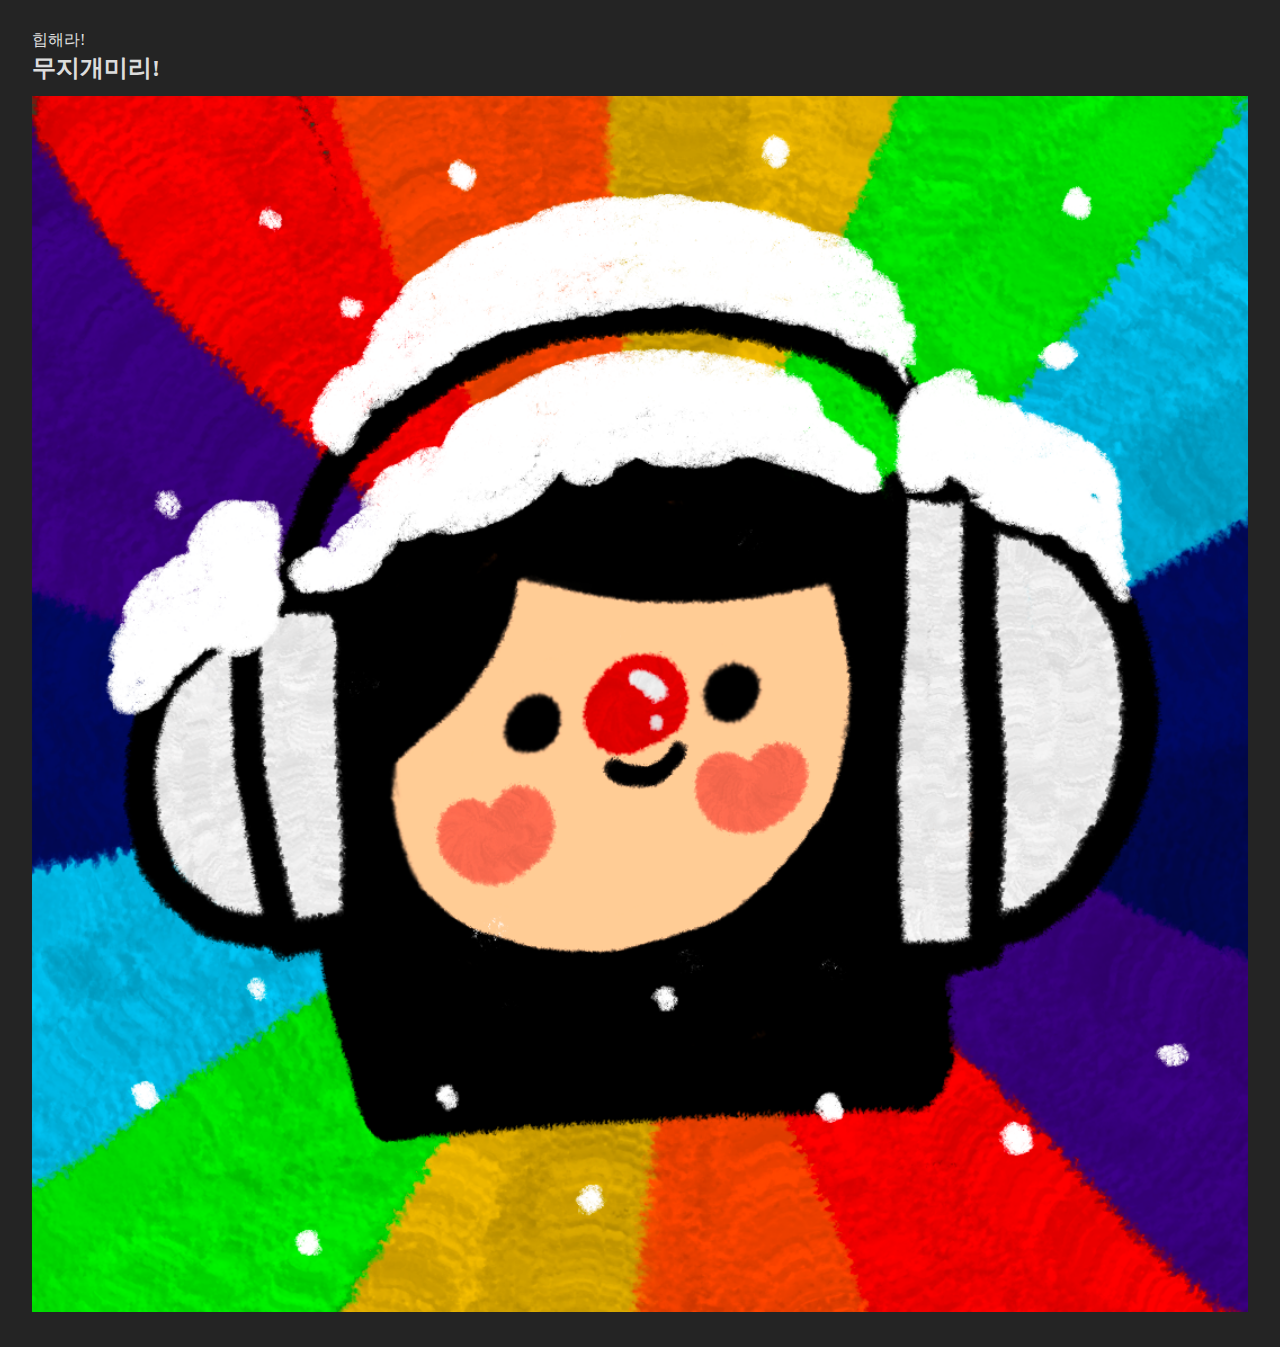
<file: index.html>
<!doctype html>
<html lang="ko-KR">
  <head>
    <meta charset="UTF-8" />
    <link rel="shortcut icon" href="/logo.png" type="image/x-icon" />
    <meta name="viewport" content="width=device-width, initial-scale=1.0" />
    <title>HypeCart</title>
    <link rel="stylesheet" href="./src/index.css" />
    <script type="module" src="/src/main.js"></script>
  </head>
  <body>
    
    <c-header></c-header>
    
    <div class="container">
      <div class="visual">
        <h2>
          <span>힙해라!</span>
          <span>무지개미리!</span>
        </h2>
        <figure>
          <img src="/src/assets/miri.png" alt="" />
        </figure>
      </div>
    </div>
    
    
  </body>
</html>
</file>
<file: src/index.css>
/*
*  html5resetcss
*/
html,body,div,span,object,iframe,h1,h2,h3,h4,h5,h6,p,blockquote,pre,abbr,address,cite,code,del,dfn,em,img,ins,kbd,q,samp,small,strong,sub,sup,var,b,i,dl,dt,dd,ol,ul,li,fieldset,form,label,legend,table,caption,tbody,tfoot,thead,tr,th,td,article,aside,canvas,details,figcaption,figure,footer,header,hgroup,menu,nav,section,summary,time,mark,audio,video{margin:0;padding:0;border:0;outline:0;font-size:100%;vertical-align:baseline;background:transparent}
body{line-height:1}
article,aside,details,figcaption,figure,footer,header,hgroup,menu,nav,section{display:block}
nav ul{list-style:none}
ul {list-style: none;}
blockquote,q{quotes:none}
blockquote:before,blockquote:after,q:before,q:after{content:none}
a{margin:0;padding:0;font-size:100%;vertical-align:baseline;background:transparent}
a{color: inherit; text-decoration: none;}
ins{background-color:#ff9;color:#000;text-decoration:none}
mark{background-color:#ff9;color:#000;font-style:italic;font-weight:bold}
del{text-decoration:line-through}
abbr[title],dfn[title]{border-bottom:1px dotted;cursor:help}
table{border-collapse:collapse;border-spacing:0}
hr{display:block;height:1px;border:0;border-top:1px solid #ccc;margin:1em 0;padding:0}
input,select{vertical-align:middle}



:root{
  color: rgba(255, 255, 255, 0.87);
  background-color: #242424;
}


.container {
  padding: 2rem;
  
  & h2 {
    display: flex;
    flex-direction: column;
    gap: 0.5rem;
    margin-bottom: 1rem;
    
    & span:nth-child(1){
      font-weight: 100;
    }
    
    & span:nth-child(2){
      font-size: 1.5rem;
    }
  }
  
  & img {
    width: 100%;
  }
}
</file>
